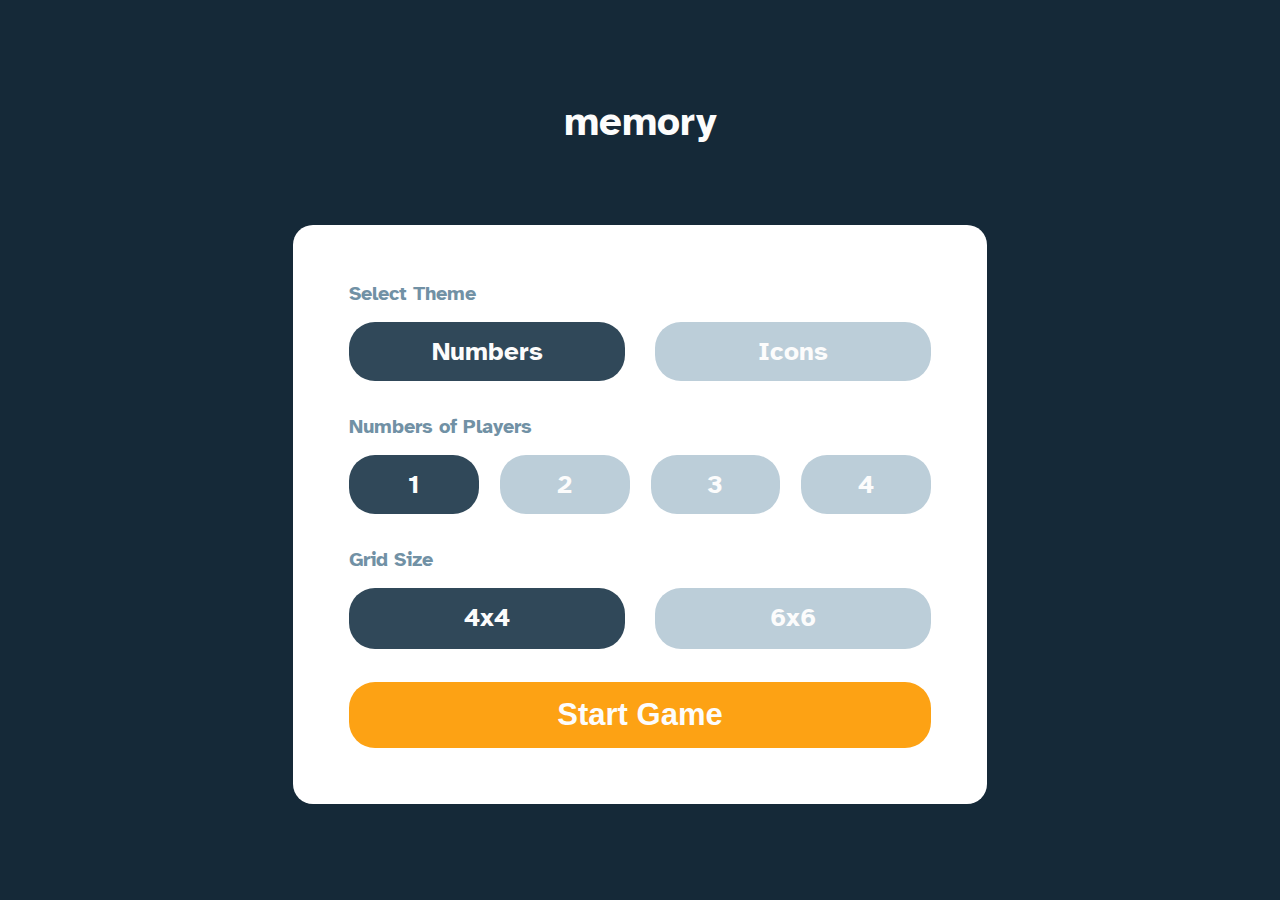
<file: index.html>
<!DOCTYPE html>
<html lang="en">
  <head>
    <meta charset="UTF-8" />
    <meta name="viewport" content="width=device-width, initial-scale=1.0" />
    <link rel="preconnect" href="https://fonts.googleapis.com" />
    <link rel="preconnect" href="https://fonts.gstatic.com" crossorigin />
    <link
      href="https://fonts.googleapis.com/css2?family=Atkinson+Hyperlegible:wght@700&display=swap"
      rel="stylesheet"
    />
    <link
      rel="icon"
      type="image/png"
      sizes="32x32"
      href="./assets/favicon-32x32.png"
    />
    <link rel="stylesheet" href="./styles/style.css" />
    <title>Memory game</title>
  </head>
  <body>
    <div class="container">
      <h1 class="memory">memory</h1>
      <div class="inputs-wrapper">
        <div class="boxes-and-names-wrapper">
          <h3>Select Theme</h3>
          <div class="theme-wrapper">
            <div class="chosen theme">Numbers</div>
            <div class="theme">Icons</div>
          </div>
        </div>
        <div class="boxes-and-names-wrapper">
          <h3>Numbers of Players</h3>
          <div class="players-number-wrapper">
            <div class="chosen number">1</div>
            <div class="number">2</div>
            <div class="number">3</div>
            <div class="number">4</div>
          </div>
        </div>
        <div class="boxes-and-names-wrapper">
          <h3>Grid Size</h3>
          <div class="grid-size-wrapper">
            <div class="chosen grid-size">4x4</div>
            <div class="grid-size">6x6</div>
          </div>
        </div>
        <a href="./pages/game.html"
          ><button class="start">Start Game</button></a
        >
      </div>
    </div>
    <script src="./js/index.js"></script>
  </body>
</html>
</file>
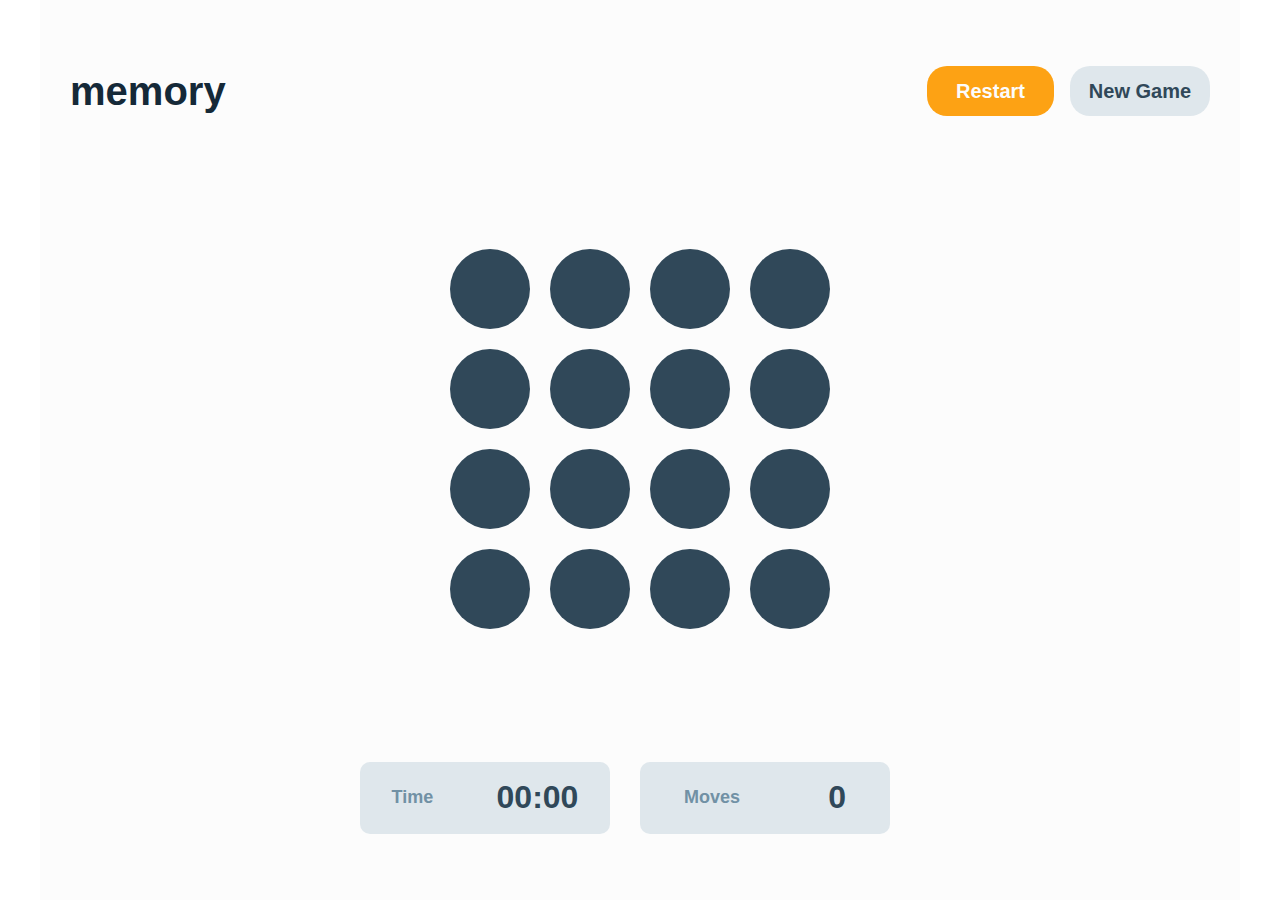
<file: pages/game.html>
<!DOCTYPE html>
<html lang="en">
  <head>
    <meta charset="UTF-8" />
    <meta name="viewport" content="width=device-width, initial-scale=1.0" />
    <link rel="stylesheet" href="../styles/game-style.css" />
    <title>Memory game</title>
  </head>
  <body>
    <div class="menu-parent">
      <div class="mp_result">
        <h2>You did it!</h2>
        <p class="Game_over">Game over! Here's how you got on...</p>
        <div class="box">
          Time Elapsed
          <p class="box_time">0:00</p>
        </div>
        <div class="box">
          Moves Taken

          <p class="box_score">0 Moves</p>
        </div>

        <div class="reset_game">
          <button class="restart_game">Restart</button>
          <button class="setup_new_game">Setup New Game</button>
        </div>
      </div>

      <div class="darkScreen"></div>
      <div class="result">
        <h2 class="declaration-of-winners">Player 3 Wins!</h2>
        <p class="Game_over">Game over! Here are the results...</p>

        <div class="boxes-wrapper-result"></div>
        

        <div class="reset_game">
          <button class="restart_game">Restart</button>
          <button class="setup_new_game">Setup New Game</button>
        </div>
      </div>
      <div class="mobile_menu">
        <a href="./game.html"
          ><div class="menu_box restart_menu">Restart</div></a
        >
        <a href="../index.html">
          <div class="menu_box">New Game</div>
        </a>
        <div class="menu_box resume">Resume Game</div>
      </div>
      <div class="container">
        <div class="header">
          <h1>memory</h1>
          <button class="menu">Menu</button>
          <div class="setup">
            <a href="./game.html"><button class="restart">Restart</button></a>
            <a href="../index.html"
              ><button class="new_game">New Game</button></a
            >
          </div>
        </div>
        <div class="circles-parent-wrapper"></div>

        <div class="player-footer">
          <div class="timer-moves-container">
            <p class="time-p">Time</p>
            <p class="timer-moves timer">00:00</p>
          </div>
          <div class="timer-moves-container">
            <p class="Moves-p">Moves</p>
            <p class="timer-moves moves">0</p>
          </div>
          <div class="players-wrapper"></div>
        </div>
      </div>

      <script src="../js/game.js"></script>
    </div>
  </body>
</html>
</file>
<file: styles/style.css>
* {
  box-sizing: border-box;
  margin: 0;
  padding: 0;
}

body {
  display: flex;
  justify-content: center;
  align-items: center;
  height: 100vh;
  background: #152938;
  font-family: "Atkinson Hyperlegible", sans-serif;
}

.memory {
  text-align: center;
  color: #fcfcfc;
  font-size: 40px;
  font-weight: 700;
  padding-bottom: 78px;
}

.container {
  width: 100%;
  padding: 0 30px;
  max-width: 754px;
}

.inputs-wrapper {
  display: grid;
  gap: 33px;
  background: white;
  padding: 56px;
  border-radius: 20px;
}

.boxes-and-names-wrapper {
  width: 100%;
}

h3 {
  color: #7191a5;
  font-size: 20px;
  font-weight: 700;
  text-align: left;
  margin-bottom: 16px;
}

.theme-wrapper {
  display: grid;
  grid-template-columns: 1fr 1fr;
  gap: 30px;
}
.theme {
  text-align: center;
  padding: 13px 0;
  background-color: #bcced9;
  width: 100%;
  border-radius: 26px;
  color: #fcfcfc;
  font-size: 26px;
  font-weight: 700;
  cursor: pointer;
}

.theme:hover {
  background-color: #6395b8 !important;
}

.players-number-wrapper {
  display: grid;
  grid-template-columns: 1fr 1fr 1fr 1fr;
  gap: 21px;
}

.number {
  text-align: center;
  padding: 13px 0;
  background-color: #bcced9;
  border-radius: 26px;
  width: 100%;
  color: #fcfcfc;
  font-size: 26px;
  font-weight: 700;
  cursor: pointer;
}

.number:hover {
  background-color: #6395b8 !important;
}

.chosen {
  background-color: #304859;
}

.grid-size-wrapper {
  display: grid;
  grid-template-columns: 1fr 1fr;
  gap: 30px;
}

.grid-size {
  text-align: center;
  padding: 13px 0 15px;
  background-color: #bcced9;
  width: 100%;
  border-radius: 26px;
  color: #fcfcfc;
  font-size: 26px;
  font-weight: 700;
  cursor: pointer;
}

.grid-size:hover {
  background-color: #6395b8 !important;
}

.chosen {
  background-color: #304859;
}

.start {
  border: none;
  background-color: #fda214;
  padding: 15px 0;
  width: 100%;
  border-radius: 26px;
  cursor: pointer;
  color: #fcfcfc;
  font-size: 31px;
  font-weight: 700;
}

@media (max-width: 430px) {
  .memory {
    font-size: 32px;
    font-weight: 700;
    padding-bottom: 45px;
  }
  .container {
    padding: 0 15px;
  }

  .inputs-wrapper {
    gap: 24px;
    padding: 24px;
  }

  h3 {
    font-size: 15px;
    margin-bottom: 11px;
  }
  .theme-wrapper {
    gap: 11px;
  }

  .theme {
    padding: 13px 0;
    font-size: 18px;
  }

  .players-number-wrapper {
    gap: 11px;
  }

  .number {
    font-size: 18px;
  }

  .grid-size-wrapper {
    gap: 11px;
  }

  .grid-size {
    font-size: 18px;
  }

  .start {
    padding: 14px 0;
    font-size: 20px;
  }
}
</file>
<file: styles/game-style.css>
* {
  margin: 0;
  padding: 0;
  box-sizing: border-box;
}

body {
  font-family: "Atkinson Hyperlegible", sans-serif;
  font-weight: 700;
  height: 100vh;
  height: 100lvh;
}

.menu-parent {
  position: relative;
}

.container {
  display: grid;
  grid-template-columns: 100%;
  background-color: #fcfcfc;
  height: 100vh;
  height: 100lvh;
  margin: 0 auto;
  position: relative;
  align-items: center;
  justify-content: center;
  max-width: 1200px;
  padding: 0px 30px;
}

.header {
  display: flex;
  justify-content: space-between;
  align-items: center;
  width: 100%;
}

.menu {
  display: none;
}

.mobile_menu {
  display: none;
}

h1 {
  font-size: 40px;
  color: #152938;
}
.setup {
  display: flex;
  gap: 16px;
}

.restart {
  width: 127px;
  height: 50px;
  font-weight: 700;
  font-size: 20px;
  color: #fcfcfc;
  background-color: #fda214;
  border: 0;
  outline: 0;
  border-radius: 20px;
  cursor: pointer;
}

.new_game {
  width: 140px;
  height: 50px;
  font-weight: 700;
  font-size: 20px;
  color: #304859;
  background-color: #dfe7ec;
  border: 0;
  outline: 0;
  border-radius: 20px;
  cursor: pointer;
}

/* /////////////////////////////////////////////// */

.circles-parent-wrapper {
  display: grid;
  justify-self: center;
}

.circle_container-for-6 {
  display: grid;
  grid-template-columns: 60px 60px 60px 60px 60px 60px;
  justify-self: center;
  gap: 10px;
  font-weight: 700;
  font-size: 25px;
  text-align: center;
  color: white;
}

.circle-for-6 {
  display: flex;
  justify-content: center;
  align-items: center;
  border-radius: 50%;
  width: 60px;
  height: 60px;
  background-color: #304859;
  cursor: pointer;
}

.circle_container-for-4 {
  display: grid;
  grid-template-columns: 80px 80px 80px 80px;
  justify-self: center;
  gap: 20px;
  font-weight: 700;
  font-size: 50px;
  text-align: center;
  color: white;
}

.circle-for-4 {
  display: flex;
  justify-content: center;
  align-items: center;
  border-radius: 50%;
  width: 80px;
  height: 80px;
  background-color: #304859;
  cursor: pointer;
}

.circle-for-6:hover {
  background-color: #557b98;
  transition: all 0.3s ease-in-out;
}
.circle-for-4:hover {
  background-color: #557b98;
  transition: all 0.3s ease-in-out;
}

/* /////////////////////////////////////////////// */

.player-footer {
  display: flex;
  justify-content: space-between;
  width: 100%;
  gap: 30px;
}

.players-wrapper {
  display: flex;
  justify-content: space-between;
  width: 100%;
  gap: 30px;
}
.player {
  display: flex;
  justify-content: space-around;
  align-items: center;
  width: 250px;
  border-radius: 8px;
  height: 50px;
  background-color: #dfe7ec;
  color: #7191a5;
}

.score {
  width: 21px;
  size: 32px;
  color: #304859;
}

.timer-moves-container {
  display: none;
  justify-content: space-around;
  align-items: center;
  width: 250px;
  height: 72px;
  border-radius: 10px;
  background: #dfe7ec;
  color: #7191a5;
  font-size: 18px;
}

.timer-moves {
  color: #304859;
  font-size: 32px;
}
.mp_result {
  position: absolute;
  max-width: 600px;
  width: 75%;
  top: 50%;
  left: 50%;
  transform: translate(-50%, -50%);
  display: flex;
  flex-direction: column;
  text-align: center;
  border-radius: 20px;
  background-color: white;
  padding: 51px 56px 69px 56px;
  z-index: 5;
  display: none;
}

.mp_box {
  padding: 16px;
  width: 100%;
  height: 40px;
  margin-bottom: 8px;
  font-size: 13px;
}

.box_time {
  color: #304859;
  font-size: 32px;
}

.box_score {
  color: #304859;
  font-size: 32px;
}

.result {
  position: absolute;
  max-width: 600px;
  width: 75%;
  top: 50%;
  left: 50%;
  transform: translate(-50%, -50%);
  display: flex;
  flex-direction: column;
  text-align: center;
  border-radius: 20px;
  background-color: white;
  padding: 51px 56px 69px 56px;

  z-index: 5;
  display: none;
}

h2 {
  color: #152938;
  text-align: center;
  font-size: 48px;
  margin-bottom: 16px;
}

.Game_over {
  color: #7191a5;
  font-size: 18px;
  margin-bottom: 40px;
}

.box {
  display: flex;
  justify-content: space-between;
  align-items: center;
  padding: 25px 32px;
  width: 100%;
  height: 72px;
  background-color: #dfe7ec;
  margin-bottom: 16px;
  border-radius: 10px;
  font-size: 18px;
  color: #7191a5;
}

.box_score {
  color: #304859;
  font-size: 32px;
}

.reset_game {
  display: flex;
  width: 100%;
  gap: 14px;
  margin-top: 10px;
}

.restart_game {
  width: 50%;
  height: 50px;
  font-weight: 700;
  font-size: 20px;
  color: #fcfcfc;
  background-color: #fda214;
  border: 0;
  outline: 0;
  border-radius: 20px;
  cursor: pointer;
}

.setup_new_game {
  width: 50%;
  height: 50px;
  font-size: 20px;
  color: #304859;
  background-color: #dfe7ec;
  font-weight: 700;
  border: 0;
  outline: 0;
  border-radius: 20px;
  cursor: pointer;
}

.icon-for-circles {
  width: 65%;
  filter: brightness(0) invert(1);
}
a {
  text-decoration: none;
}

.darkScreen {
  z-index: 3;
  display: none;
  position: absolute;
  width: 100%;
  height: 100vh;
  background-color: rgba(0, 0, 0, 0.5);
}

.bluredFromMpresult .mp_result {
  display: flex;
}

.bluredFromMpresult .darkScreen {
  display: inline;
}

.bluredFromResult .darkScreen {
  display: inline;
}

.bluredFromResult .result {
  display: flex;
}

.yellowBackground {
  background-color: #fda214;
  color: white;
}
.player {
  position: relative;
}

.CURRENT-TURN {
  position: absolute;
  bottom: -25px;
  color: #152938;
  text-align: center;
  font-size: 13px;
  letter-spacing: 2px;
  display: none;
}
.arrow {
  width: 0;
  height: 0;
  border-left: 14px solid transparent;
  border-right: 14px solid transparent;
  border-bottom: 18px solid #fda214;
  position: absolute;
  left: 50%;
  transform: translateX(-50%);
  top: -17px;
  display: none;
}

.winner {
  background-color: #152938;
}

.box_score-result {
  color: #304859;
}
.box_score-result-white {
  color: white;
}

.player-name {
  color: #7191a5;
}

.player-name-white {
  color: white;
}

@media (max-width: 768px) {
  .player {
    width: 164px;
    height: 80px;
    flex-direction: column;
    align-items: flex-start;
    padding: 10px;
  }

  .result {
    width: 480px;
    padding: 40px 46px 59px 46px;
  }
  .setup_new_game {
    font-size: 16px;
  }
  .restart_game {
    font-size: 16px;
  }
  .CURRENT-TURN {
    display: none;
    opacity: 0;
  }
}

@media (max-width: 530px) {
  .arrow {
    border-left: 10px solid transparent;
    border-right: 10px solid transparent;
    border-bottom: 14px solid #fda214;
    top: -13px;
  }

  .player {
    width: 100%;
    height: 70px;
    align-items: center;
  }

  .layer {
    display: none;
  }

  .score {
    font-size: 24px;
    padding: 2px;
  }

  .setup {
    display: none;
  }

  .menu {
    display: block;
    width: 78px;
    height: 40px;
    color: #fcfcfc;
    background-color: #fda214;
    border-radius: 26px;
    border: none;
    font-size: 16px;
  }

  h1 {
    font-size: 24px;
  }

  .circle_container-for-4 {
    grid-template-columns: 60px 60px 60px 60px;
    gap: 12px;
    font-size: 35px;
    color: white;
  }

  .circle-for-4 {
    width: 60px;
    height: 60px;
  }

  .circle_container-for-6 {
    grid-template-columns: 52px 52px 52px 52px 52px 52px;
    gap: 5px;
  }

  .circle-for-6 {
    width: 52px;
    height: 52px;
  }

  .container {
    gap: 70px;
  }

  .players-wrapper {
    gap: 15px;
  }

  .result {
    width: 80%;
    padding: 21px 26px 39px 26px;
  }

  h2 {
    font-size: 24px;
    margin-bottom: 9px;
  }

  .Game_over {
    font-size: 14px;
    margin-bottom: 24px;
  }

  .box {
    padding: 16px;
    width: 100%;
    height: 40px;
    margin-bottom: 8px;
    font-size: 13px;
  }

  .mp_result {
    padding: 21px 26px 39px 26px;
  }

  .box_time {
    font-size: 18px;
  }
  .box_score {
    font-size: 18px;
  }

  .reset_game {
    flex-direction: column;
    width: 100%;
    gap: 14px;
  }

  .restart_game {
    width: 100%;
    height: 48px;
    font-size: 15px;
  }

  .setup_new_game {
    font-weight: 700;
    width: 100%;
    height: 48px;
    font-size: 15px;
  }

  .mobile_menu {
    position: absolute;
    left: 10%;
    top: 40%;
    width: 80%;
    text-align: center;
    background-color: white;
    border-radius: 10px;
    padding: 24px;
    display: flex;
    flex-direction: column;
    gap: 16px;
    z-index: 5;
    display: none;
  }

  .menu_box {
    background-color: #dfe7ec;
    width: 100%;
    border-radius: 26px;
    color: #304859;
    font-size: 18px;
    padding: 15px;
  }

  .restart_menu {
    background-color: #fda214;
    color: white;
  }

  .timer-moves-container {
    flex-direction: column;
    font-size: 12px;
  }

  .timer-moves {
    font-size: 22 px;
  }

  .bluredFromMenu .container {
    filter: brightness(0.3);
  }
  .bluredFromMenu .mobile_menu {
    display: flex;
  }
}

/* ///////////////////////////////////// */
</file>
